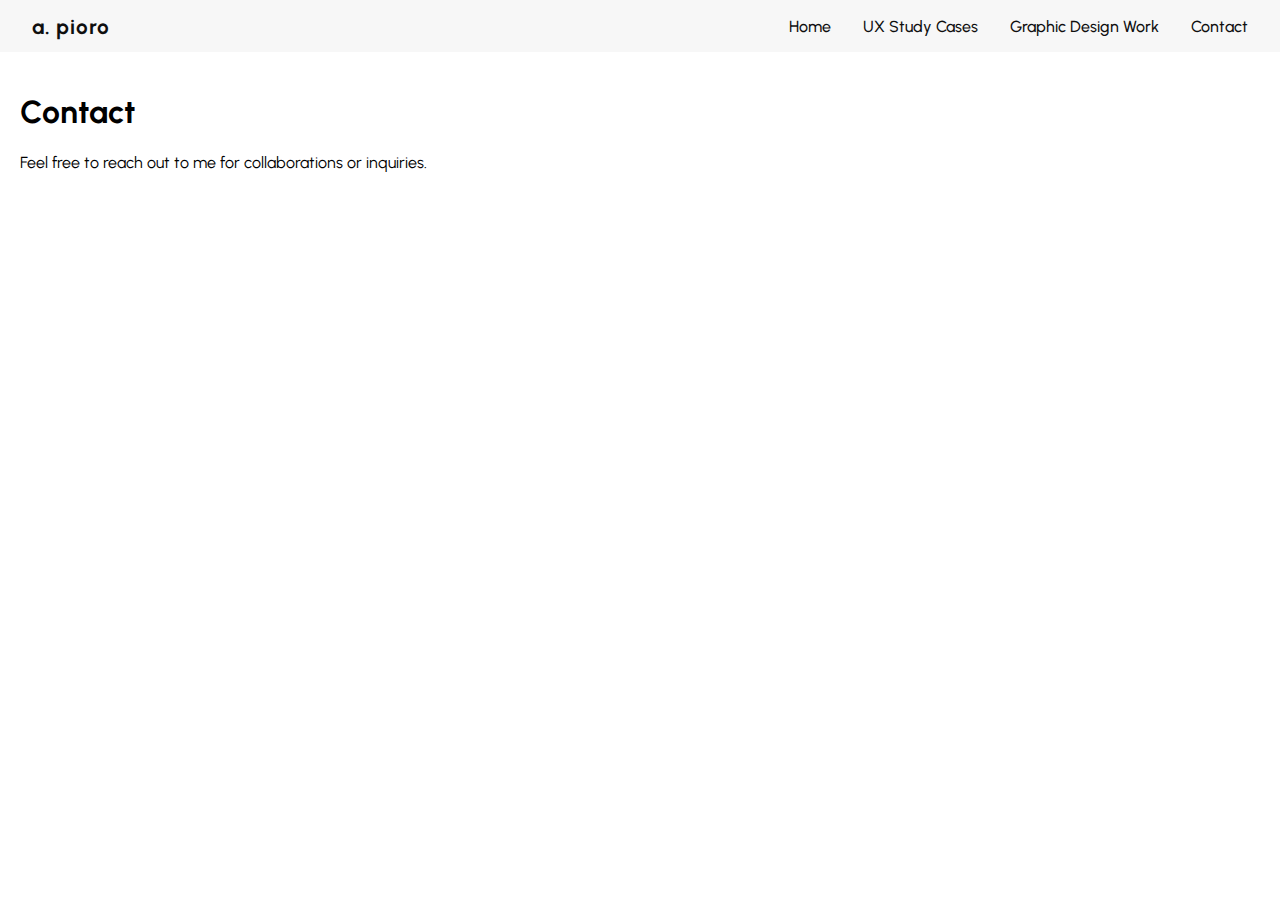
<file: contact.html>
<!DOCTYPE html>
<html lang="en">
<head>
    <meta charset="UTF-8">
    <meta name="viewport" content="width=device-width, initial-scale=1.0">
    <title>Portfolio - Contact</title>
    <link href="https://fonts.googleapis.com/css2?family=Urbanist:wght@400;500;700&display=swap" rel="stylesheet">
    <link rel="stylesheet" href="styles.css">
</head>
<body>
    <header>
        <nav class="navbar">
            <div class="logo">A. Pioro</div>
            <ul class="nav-list">
                <li><a href="index.html">Home</a></li>
                <li><a href="ux-cases.html">UX Study Cases</a></li>
                <li><a href="graphic-design.html">Graphic Design Work</a></li>
                <li><a href="contact.html">Contact</a></li>
            </ul>
        </nav>
    </header>

    <section id="contact">
        <h1>Contact</h1>
        <p>Feel free to reach out to me for collaborations or inquiries.</p>
    </section>
</body>
</html>
</file>
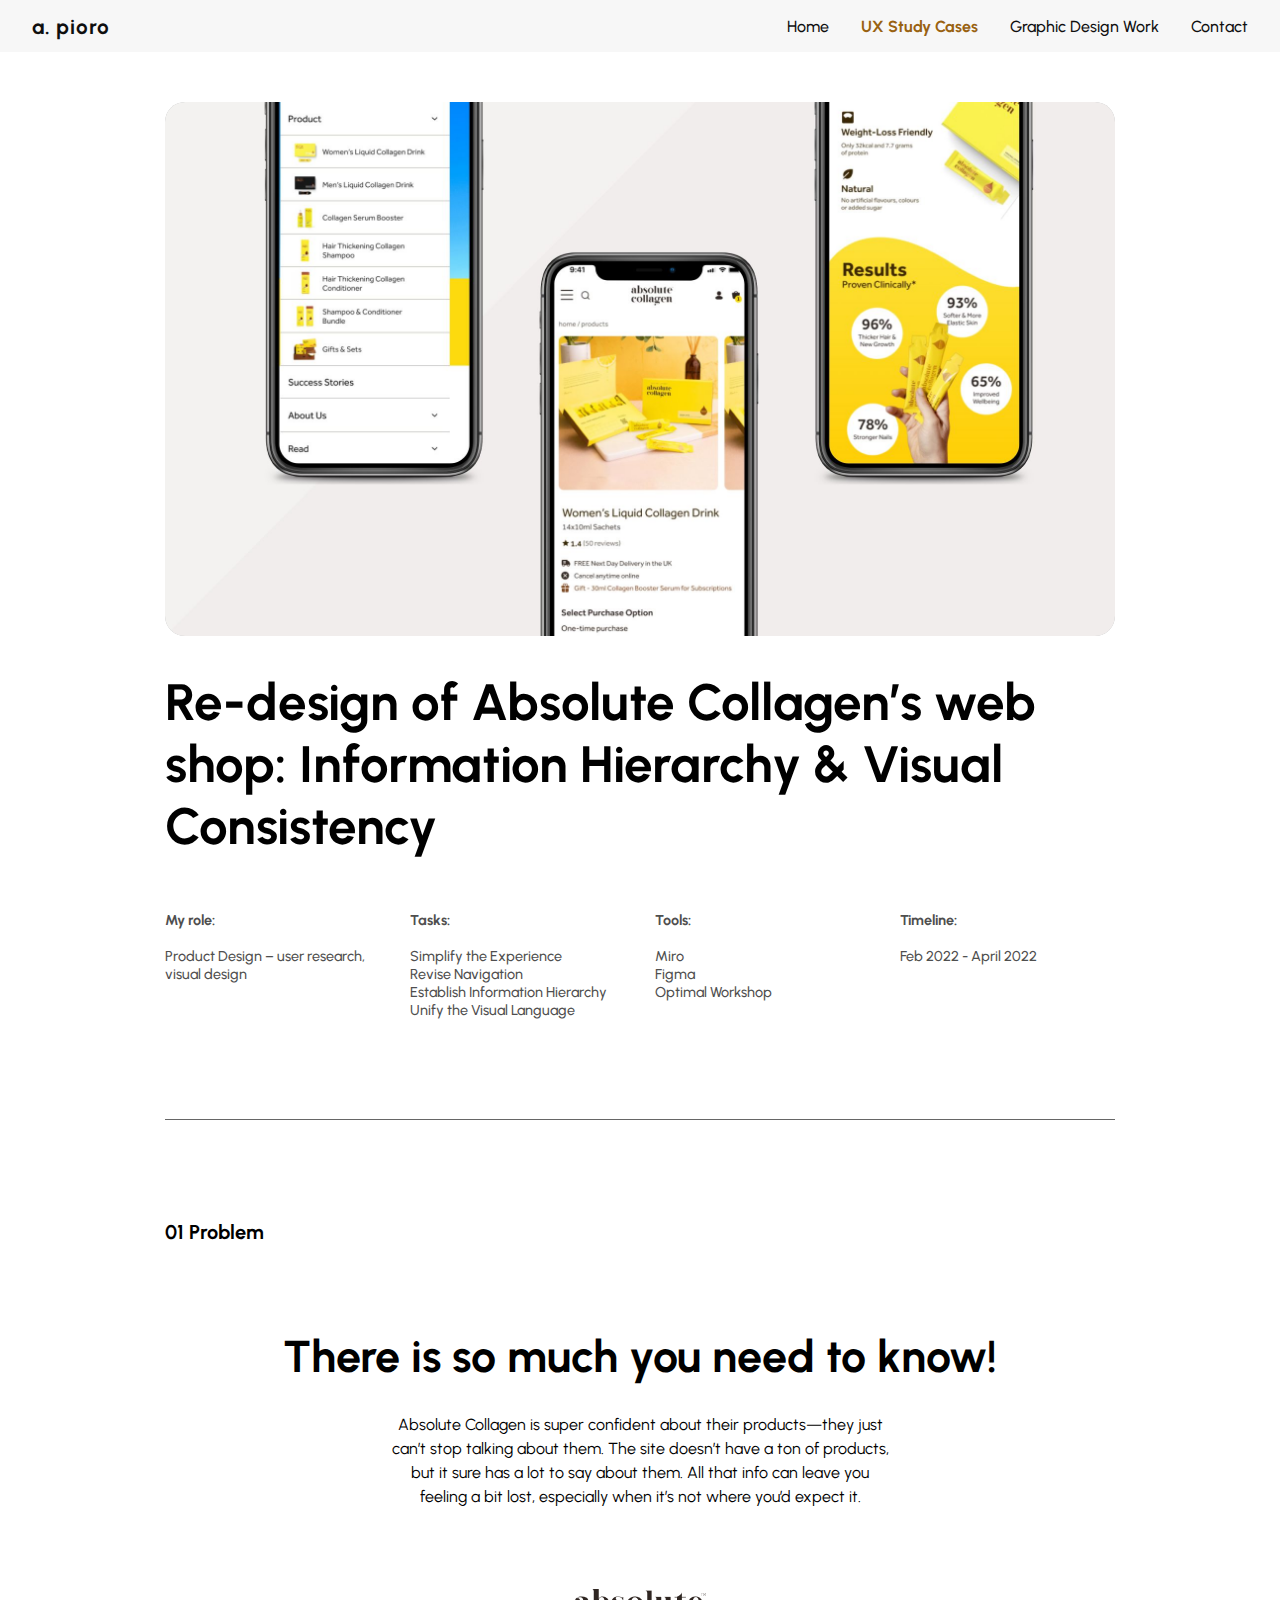
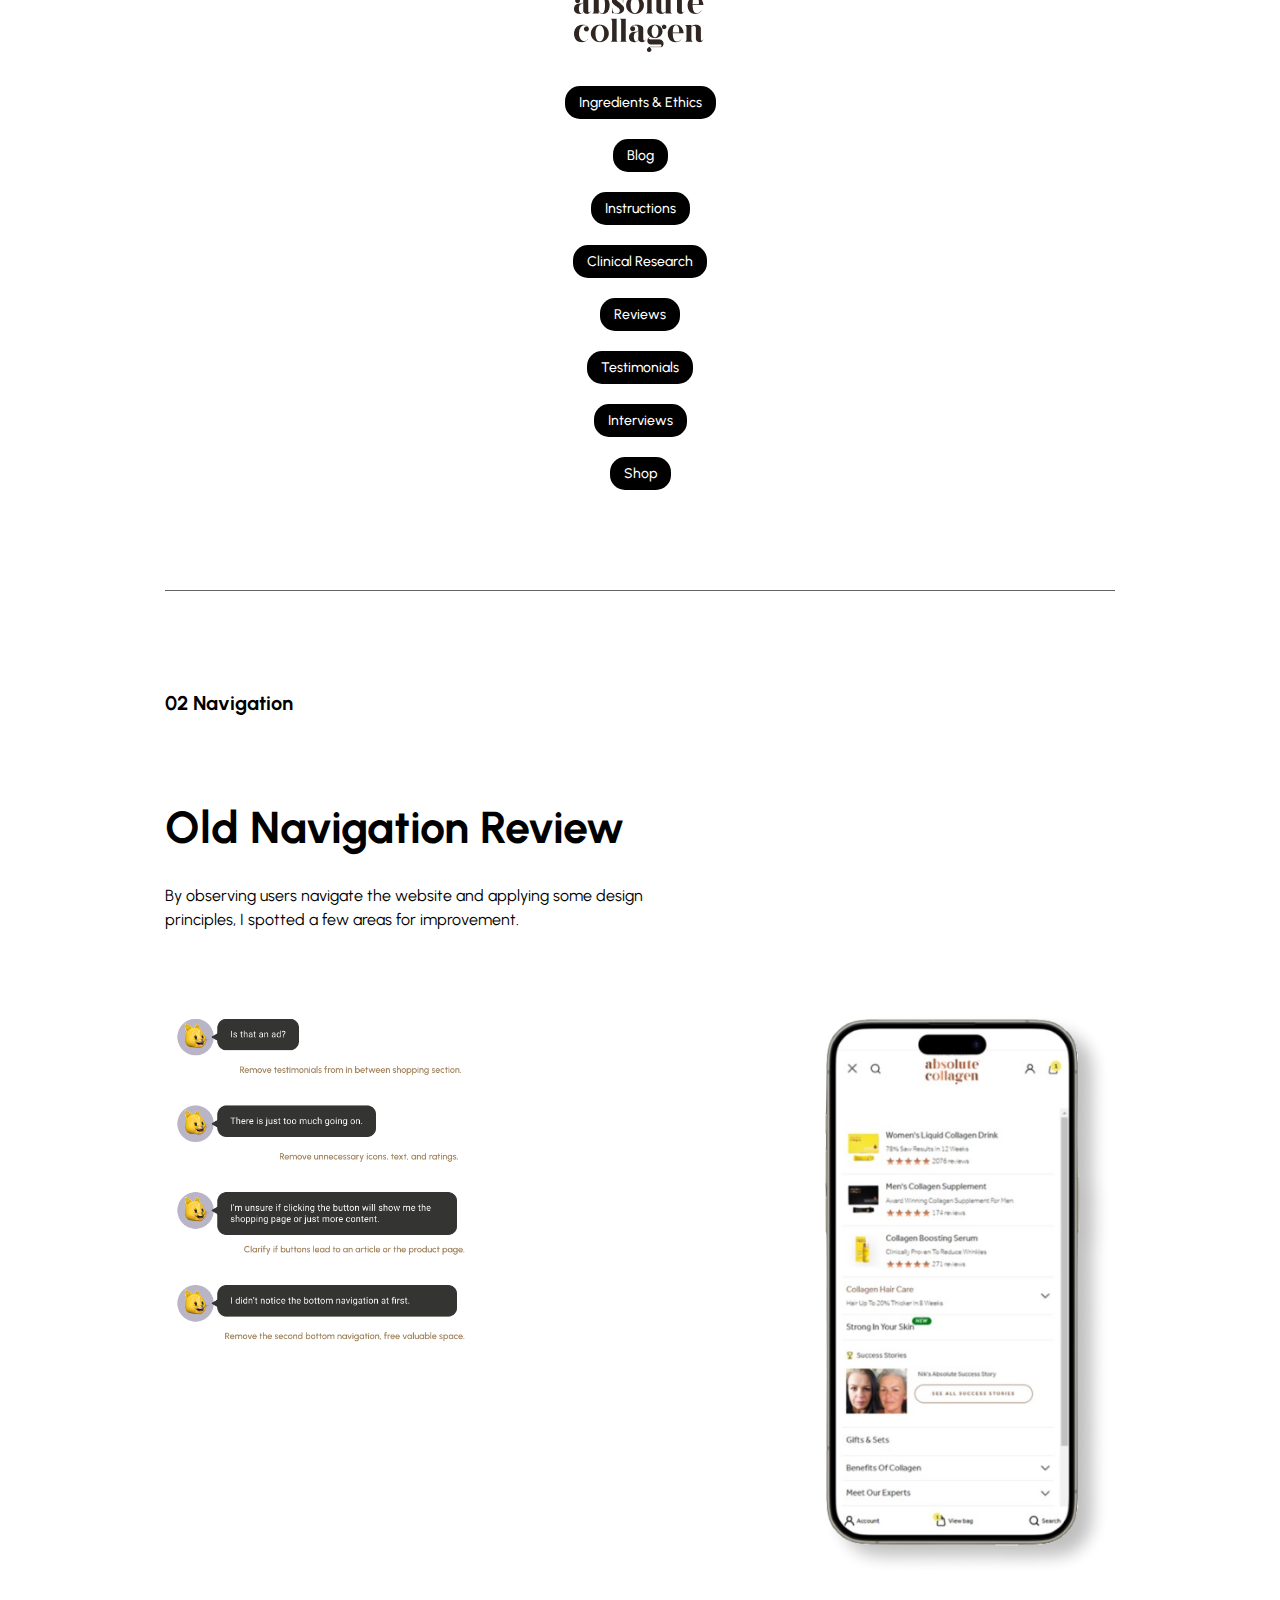
<file: project1.html>
<!DOCTYPE html>
<html lang="en">
<head>
    <meta charset="UTF-8">
    <meta name="viewport" content="width=device-width, initial-scale=1.0">
    <title>Project 1 - Re-design of Absolute Collagen's Web Shop</title>
    <link href="https://fonts.googleapis.com/css2?family=Urbanist:wght@400;500;700&display=swap" rel="stylesheet">
    <link rel="stylesheet" href="styles.css">
</head>
<body>
    <header>
        <nav class="navbar">
            <div class="logo">A. Pioro</div>
            <ul class="nav-list">
                <li><a href="index.html">Home</a></li>
                <li><a href="ux-cases.html" class="active">UX Study Cases</a></li> <!-- Active link -->
                <li><a href="graphic-design.html">Graphic Design Work</a></li>
                <li><a href="contact.html">Contact</a></li>
            </ul>
        </nav>
    </header>

    <section id="project1">
        <div class="project-header">
            <div class="project-image"><img src="images/project1/1.jpg" alt="Project Image"> </div> <!-- Placeholder for the project image -->
            <h1>Re-design of Absolute Collagen’s web shop: Information Hierarchy & Visual Consistency</h1>
        </div>
        
        <div class="project-details">
            <div class="project-info">
                <div class="role">
                    <strong>My role:</strong> <br><br> Product Design – user research, visual design
                </div>
                <div class="tasks">
                    <strong>Tasks:</strong>
                    <br><br>
                    <ul>
                        <li>Simplify the Experience</li>
                        <li>Revise Navigation</li>
                        <li>Establish Information Hierarchy</li>
                        <li>Unify the Visual Language</li>
                    </ul>
                </div>
                <div class="tools">
                    <strong>Tools:</strong>
                    <br><br>
                    <ul>
                        <li>Miro</li>
                        <li>Figma</li>
                        <li>Optimal Workshop</li>
                    </ul>
                </div>
                <div class="timeline">
                    <strong>Timeline:</strong> <br> <br> Feb 2022 - April 2022
                </div>
            </div>
        </div>

        <div class="custom-divider"></div>

        <div class="project-part">
            <h3>01 Problem </h3> <br><br>
            <h2 class="h2-center">There is so much you need to know!</h2>
            <p class="p-center">
                Absolute Collagen is super confident about their products—they just can’t stop talking about them. 
                The site doesn’t have a ton of products, but it sure has a lot to say about them. All that info can leave 
                you feeling a bit lost, especially when it’s not where you’d expect it.
            </p> 

             <!-- Absolute Collagen Logo -->
             <div class="logo-section">
                <img src="images/project1/ac_logo.png" alt="Absolute Collagen Logo">
            </div>
        <!-- Word Cloud / Tags -->
        <div class="tag-cloud-wrapper">
            <div class="tag-cloud">
                <span class="tagblack">Ingredients & Ethics</span>
                <span class="tagblack">Blog</span>
                <span class="tagblack">Instructions</span>
                <span class="tagblack">Clinical Research</span>
                <span class="tagblack">Reviews</span>
                <span class="tagblack">Testimonials</span>
                <span class="tagblack">Interviews</span>
                <span class="tagblack">Shop</span>
            </div>
        </div>
        <div class="custom-divider"></div>
       
        <!-- 02 section Old Navigation-->
        <div class="project-part">
            <h3> 02 Navigation</h3> <br><br>
            <h2 class="h2-left">Old Navigation Review</h2>
            <p class="p-left"> By  observing users  navigate the website and applying some design principles, I spotted a few areas for improvement.</p>
            <div class="dynamic-content-container">
            
                <div>
                    <img src="images/project1/user_chat.png">
                </div>

                <div>
                    <img src="images/project1/old_nav.png">
                </div>

            


                
                 
                    
            
                        
        
            </div>

            
    </section>

</body>
</html>
</file>
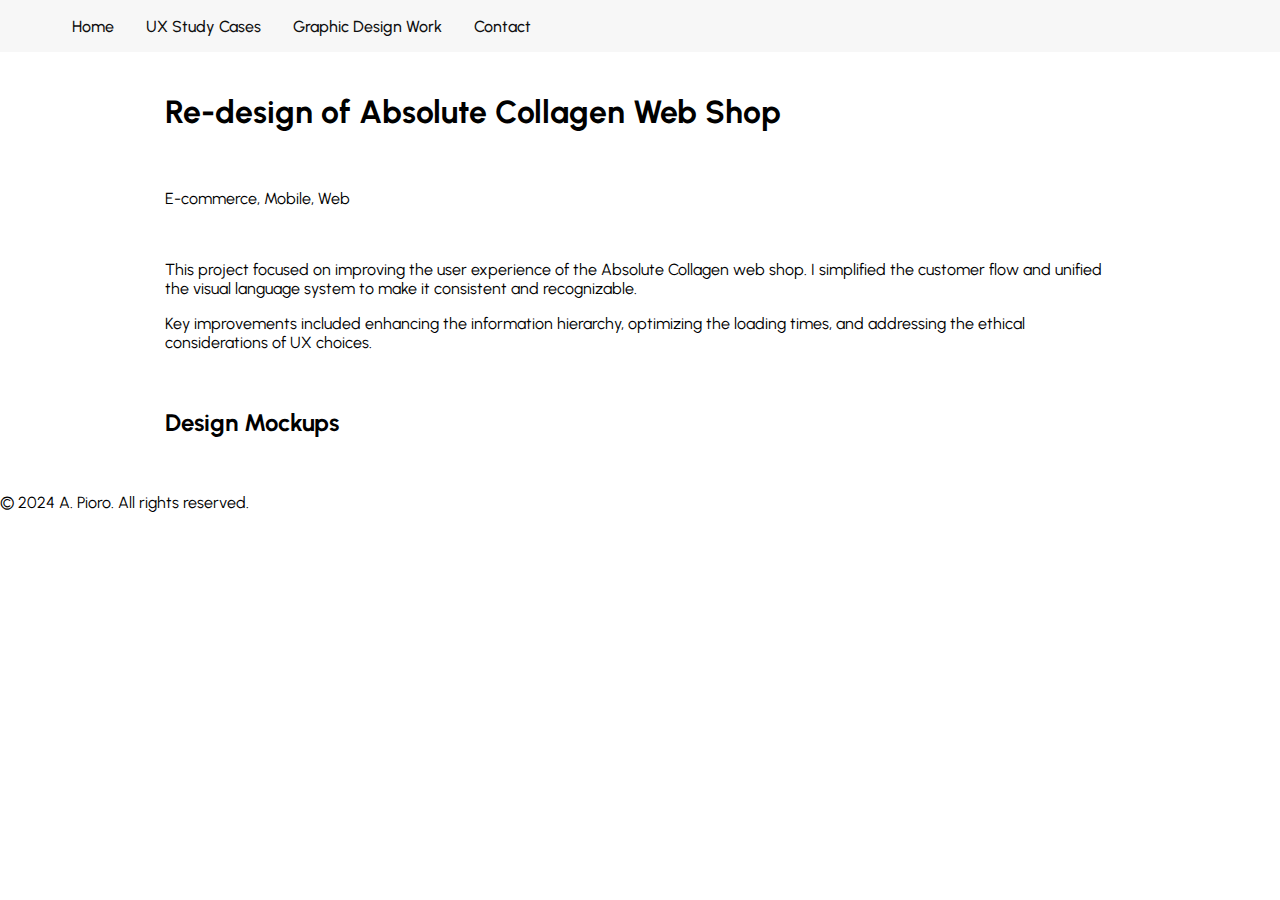
<file: project2.html>
<!DOCTYPE html>
<html lang="en">
<head>
    <meta charset="UTF-8">
    <meta name="viewport" content="width=device-width, initial-scale=1.0">
    <title>Project 1 - Re-design of Absolute Collagen Web Shop</title>
    <link href="https://fonts.googleapis.com/css2?family=Urbanist:wght@400;500;700&display=swap" rel="stylesheet">
    <link rel="stylesheet" href="styles.css">
</head>
<body>

    <header>
        <nav class="navbar">
            <ul class="nav-list">
                <li><a href="index.html">Home</a></li>
                <li><a href="ux-cases.html">UX Study Cases</a></li>
                <li><a href="graphic-design.html">Graphic Design Work</a></li>
                <li><a href="contact.html">Contact</a></li>
            </ul>
        </nav>
    </header>

    <section class="project-details">
        <h1>Re-design of Absolute Collagen Web Shop</h1>
        <div class="tags">
            <p>E-commerce, Mobile, Web</p>
        </div>
        <div class="project-description">
            <p>
                This project focused on improving the user experience of the Absolute Collagen web shop. I simplified the customer flow and unified the visual language system to make it consistent and recognizable.
            </p>
            <p>
                Key improvements included enhancing the information hierarchy, optimizing the loading times, and addressing the ethical considerations of UX choices.
            </p>
        </div>
        <div class="project-images">
            <h2>Design Mockups</h2>
            <div class="image-gallery">
                <div class="image-placeholder"></div>
                <div class="image-placeholder"></div>
                <div class="image-placeholder"></div>
            </div>
        </div>
    </section>

    <footer>
        <p>&copy; 2024 A. Pioro. All rights reserved.</p>
    </footer>

</body>
</html>
</file>
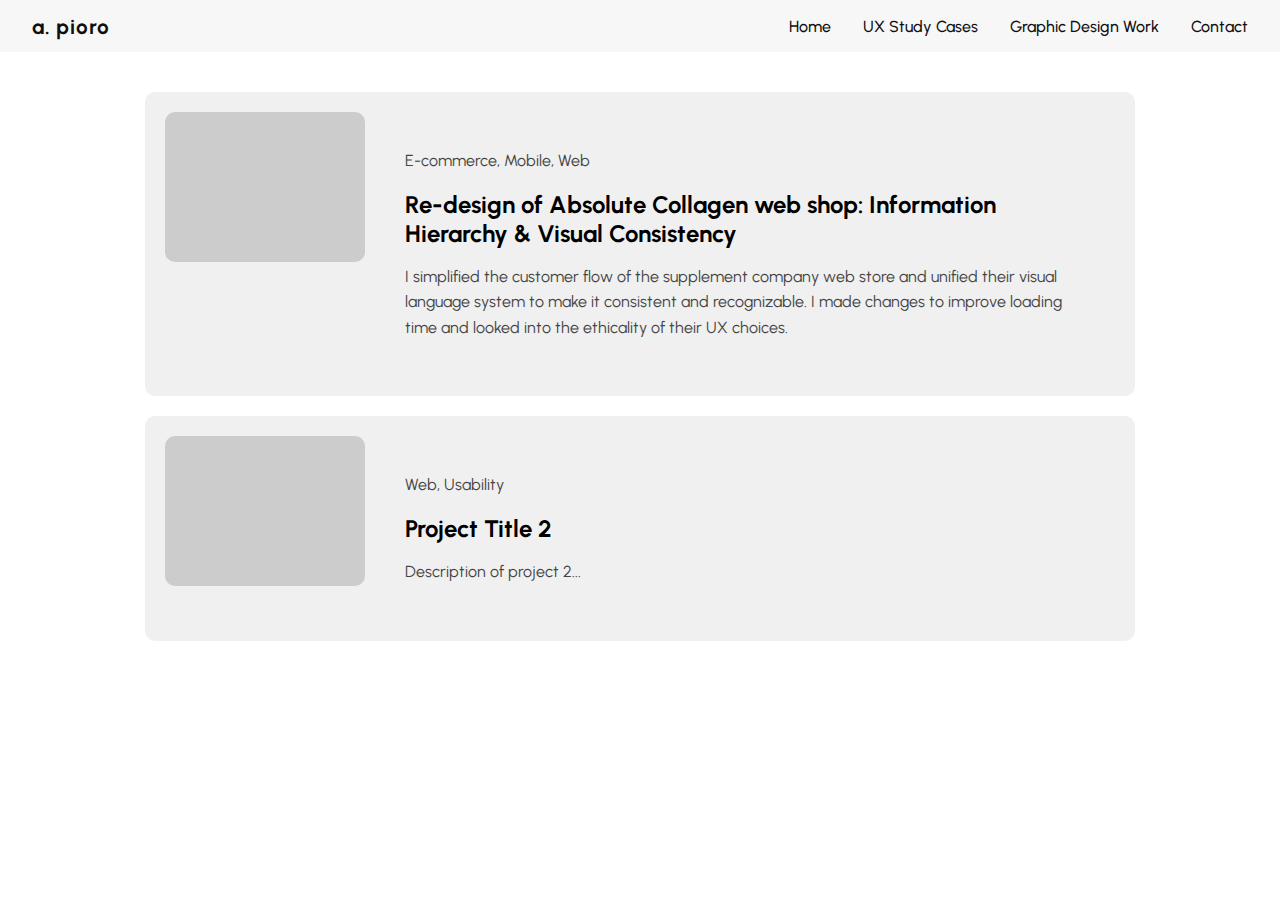
<file: ux-cases.html>
<!DOCTYPE html>
<html lang="en">
<head>
    <meta charset="UTF-8">
    <meta name="viewport" content="width=device-width, initial-scale=1.0">
    <title>Portfolio - UX Study Cases</title>
    <link href="https://fonts.googleapis.com/css2?family=Urbanist:wght@400;500;700&display=swap" rel="stylesheet">
    <link rel="stylesheet" href="styles.css">
</head>
<body>
    <header>
        <nav class="navbar">
            <div class="logo">A. Pioro</div>
            <ul class="nav-list">
                <li><a href="index.html">Home</a></li>
                <li><a href="ux-cases.html">UX Study Cases</a></li>
                <li><a href="graphic-design.html">Graphic Design Work</a></li>
                <li><a href="contact.html">Contact</a></li>
            </ul>
        </nav>
    </header>

    <section id="ux-cases">
        <a href="project1.html" class="case-study"> <!-- Link to Project 1 -->
            <div class="case-study-image"></div>
            <div class="case-study-info">
                <div class="tags">
                    <p>E-commerce, Mobile, Web</p>
                </div>
                <h2>Re-design of Absolute Collagen web shop: Information Hierarchy & Visual Consistency</h2>
                <p>I simplified the customer flow of the supplement company web store and unified their visual language system to make it consistent and recognizable. I made changes to improve loading time and looked into the ethicality of their UX choices.</p>
            </div>
        </a>
        
        <a href="project2.html" class="case-study"> <!-- Link to Project 2 -->
            <div class="case-study-image"></div>
            <div class="case-study-info">
                <div class="tags">
                    <p>Web, Usability</p>
                </div>
                <h2>Project Title 2</h2>
                <p>Description of project 2...</p>
            </div>
        </a>
        <!-- Repeat the above div for more case studies -->
        
    </section>
</body>
</html>
</file>
<file: styles.css>
/* Google Font: Urbanist */
body {
    font-family: 'Urbanist', sans-serif;
    margin: 0;
    padding: 0;
    box-sizing: border-box;
    font-size: 16px;
}

header {
    position: sticky;
    top: 0;
    background-color: #333;
    z-index: 1000;
    width: 100%;
}

.navbar {
    min-width: 750px;
    display: flex;
    justify-content: space-between;
    align-items: center;
    padding: 1rem 2rem;
    background-color: #f7f7f7;
    height: 20px; /* Set a fixed height */
}

.logo {
    font-size: 1.3rem;   
    font-weight: 700;  
    letter-spacing: 0.05rem; 
    color: rgb(15, 15, 15);
    text-transform: lowercase; 
}

.nav-list {
    list-style: none;
    display: flex;
    gap: 2rem;
    margin: 0;
}

.nav-list li a {
    text-decoration: none;
    color: rgb(15, 15, 15);
    font-weight: 500;
    transition: color 0.3s ease;
}

.nav-list li a.active {
    font-weight: bold;           /* Makes the active link bold */
    pointer-events: none;       /* Prevents hover effects */
    color: #996211;             /* Change color if desired */
}

.nav-list li a:hover {
    color: #996211;
}

section {
    padding: 20px 20px;
    text-align: left;  /* Align text to the left */
}

#project1 {
    padding: 50px 20px;
    text-align: left;  /* Align text to the left */
}

.project-header {
    display: flex;
    flex-direction: column;
    align-items: center;
    margin-bottom: 40px; /* Space between header and details */
    max-width: 950px;
    margin: auto;
}

.project-header h1{
    font-size: 3.2rem;
}

.project-image {
    background-color: #ccc; /* Placeholder color */
    width: fit-content;     /* Full width */
    height: auto;          /* Set height to auto for flexibility */
    max-width: 950px;
    border-radius: 20px;   /* Rounded corners */
    padding: 0;
    overflow: hidden;       /* Ensures no overflow */
}

.project-image img {
    width: 100%;            /* Ensures the image fills the container */
    height: auto;          /* Keeps the aspect ratio */
    border-radius: 20px;   /* Rounded corners */
    display: block;       /* Ensures the image is a block element */
    object-fit: cover;      /* Ensures the image covers the area */
}

.project-details {
    display: flex;
    flex-direction: column;
    gap: 20px; /* Space between sections */
    max-width: 950px;
    margin: auto;
}

.project-info {
    display: flex;
    flex-wrap: wrap; /* Allow wrapping for smaller screens */
    gap: 30px; /* Space between items */
    max-width: 950px;
    margin-top: 20px;
}

.project-info div {
    flex: 1; /* Flex-grow for equal width */
    width: 200px;
    font-size: 0.9rem;
    font-weight: 500;
    color: hsl(0, 0%, 31%);
}

.tasks ul{
    list-style-type: none;
    padding: 0;             /* Removes default padding */
    margin: 0;              /* Removes default margin */
}

.tools ul{
    list-style-type: none;
    padding: 0;             /* Removes default padding */
    margin: 0;              /* Removes default margin */
}

.project-info strong {
    font-weight: 700; /* Bold for titles */
}

.case-study {
    display: flex;
    min-width: 500px;
    max-width: 950px;          /* Set your desired maximum width */
    background-color: #f0f0f0;  /* Light gray background */
    border-radius: 10px;        /* Rounded corners */
    margin: 20px auto;             /* Spacing between case studies */
    text-decoration: none;             /* Remove default anchor styles */
    transition: transform 0.3s;       /* Smooth transition for hover effect */
    padding: 20px;              /* Padding inside the case study */
}

.case-study:hover {
    transform: scale(1.02);           /* Slightly enlarge on hover */
}

.case-study-info {
    flex: 1;                    /* Takes up the remaining space */
    padding: 20px;             /* Padding around text */
}

.case-study-image {
    background-color: #ccc;    /* Grey rectangle for placeholder */
    flex: 0 0 200px;           /* Fixed width for image section */
    height: 150px;             /* Set height for image */
    border-radius: 10px;       /* Rounded corners */
    margin-right: 20px;        /* Spacing between image and text */
}

.case-study h2 {
    font-size: 1.5rem;         /* Size for the title */
    margin: 10px 0;           /* Spacing around the title */
    text-decoration: none;
    color: #000;
}

.case-study p {
    color: #444;               /* Darker text for description */
    
    line-height: 1.6;          /* Increase line spacing for readability */
}

/* Section Colors (If needed) */
#ux-cases {
    background-color: #fff;    /* White background for case studies */
}

/* Style for the tags container */
.tags-container {
    display: flex;               /* Align tags in a row */
    flex-wrap: wrap;            /* Wrap tags to next line if needed */
    gap: 5px;                   /* Space between tags */
    margin-top: 10px;           /* Space above tags */
}

/* Individual tag styles */
.tag {
    display: inline-block;          /* Makes the element inline with padding */
    background-color: #000;        /* Default black background */
    color: #fff;                   /* White text */
    padding: 5px 10px;             /* Padding around the text */
    border-radius: 15px;           /* Rounded corners */
    font-size: 12px;               /* Font size for tags */
    font-weight: 500;              /* Medium weight for better visibility */
}
.tag-cloud-wrapper {
    display: flex;
    justify-content: center;  /* Center horizontally */
    align-items: center;      /* Center vertically */
    margin-top: 30px;
  
}

.tag-cloud {
    display: flex;
    flex-direction: column;   /* Aligns the tags vertically */
    gap: 20px;                /* Space between tags */
    align-items: center;      /* Center the tags horizontally */
}

/* Change tag colors for specific tags */
.tag:nth-child(1) {
    background-color: #690627; /* Blue for first tag */
}

.tag:nth-child(2) {
    background-color: #b10058; /* Green for second tag */
}

.tag:nth-child(3) {
    background-color: #996211; /* Orange for third tag */
}

.tag:nth-child(4) {
    background-color: #996211; /* Brown for fourth tag */
}

.tagblack {
    display: flex; 
    justify-content: center; 
    width: fit-content;        /* Makes the element inline with padding */
    background-color: #000;        /* Default black background */
    color: #fff;                   /* White text */
    padding: 8px 14px;             /* Padding around the text */
    border-radius: 15px;           /* Rounded corners */
    font-size: 14px;               /* Font size for tags */
    font-weight: 500;              /* Medium weight for better visibility */
}

.sections-container {
	display: flex;
	justify-content: center;
	width: 100vw;
	margin: auto;
}

.sections {
	display: grid;
	grid-auto-flow: row;
	width: 100%;
}

#graphic-design {
	width: 100%;
}

.grid-container {
	width:100%;
	display: flex;
	flex-wrap: wrap;
	gap: 20px;
	justify-content: center;
 }

 .grid-column {
	display: flex;
	flex: 1 1 calc(40% - 10px);
	flex-direction: column;
	min-width: 400px;
    max-width: 550px;
	gap:20px;
 }

/* Tile Styles */
.grid-item {
    position: relative;
    overflow: hidden;
    transition: transform 0.5s;
    background-color: transparent;
	height: fit-content;
	width: 100%;
}

.grid-item img {
	max-width: 100%;
    height: auto;
    display: block;
    object-fit: cover;
	opacity: 0;
	transition: opacity 4s;
}

.grid-item .hoverimg {
	display: none;
}

.grid-item h2 {
    font-size: 1.5rem;
    margin: 10;
    color: #000;
}


.grid-item .overlay {
    position: absolute;
    top: 0;
    left: 0;
    right: 0;
    bottom: 0;
    background: rgba(0, 0, 0, 0.5);
    display: flex;
    justify-content: center;
    align-items: center;
    opacity: 0;
    transition: opacity 0.3s ease;
    
}

.grid-item:hover .overlay {
    opacity: 1;
}

.overlay .text {
    color: white;
    font-size: 24px;
    font-weight: bold;
}

/* Hover Effect */
.grid-item:hover {
    transform: scale(1.05); /* Slightly enlarge on hover */
}
/* Classes for different sizes of items */
.grid-item.large {
    grid-column: span 2; /* Span 2 columns */
    grid-row: span 2;    /* Span 2 rows */
}

.grid-item.medium-vertical {
    grid-column: span 1; /* Span 1 column */
    grid-row: span 2;    /* Span 2 row */
}

.grid-item.medium-horizontal {
    grid-column: span 2; /* Span 1 column */
    grid-row: span 1;    /* Span 2 row */
}


.grid-item.small {
    grid-column: span 1; /* Span 1 column */
    grid-row: span 1;    /* Span 1 row */
}

#intro {
	width: 100%;
}

/* Container centered vertically and horizontally */
#intro-container {
    display: flex;
	min-width: 950px;
	min-height: 600px;
    justify-content: left; /* Horizontally center the block */
    /* align-items: center; Vertically center the block */
}

/* Text block */
#typing-text {
    font-size: 7rem; /* Adjust text size */
    width: 100%; /* Make it responsive */
    line-height: 1.5; /* Space between lines */
    text-align: left; /* Text starts from the left */
    white-space: pre-wrap; /* Ensure text wraps to the next line */
}

/* For the highlighted last word "sensible" */
.highlight-sensible {
    color: #ff8c00;
}

.highlight-creative {
    color: #6200ff;
}

.highlight-fun {
    color: #0099ff;
}

.highlight-boonka {
    color: #f700ff;
}

.highlight-lizzanka {
    color: #91ff00;
}

/* Problem Section */
.project-part {
    text-align: center;
    padding: 0px ;
    max-width: 950px;
    margin: auto;
}

.project-part h3 {
    font-weight: 700;
    text-align: left;
    font-size: 1.25rem;
    margin-bottom: 10px;
    
}

.project-part .h2-center {
    font-size: 2.8rem;
    font-weight: 700;
    margin-bottom: 20px;
    text-align: center;
}

.project-part .h2-left {
    font-size: 2.8rem;
    font-weight: 700;
    margin-bottom: 20px;
    text-align: left;
}

.project-part .p-center {
    font-size: 1rem;
    line-height: 1.5;
    max-width: 500px;
    margin: 0 auto;
    margin-bottom: 80px;
    margin-top: 30px;
    text-align: center;
}

.project-part .p-left  {
    font-size: 1rem;
    text-align: left;
    line-height: 1.5;
    max-width: 500px;
    margin: 0 ;
    margin-bottom: 80px;
    margin-top: 30px;
}

.custom-divider {
    justify-content: center ;
    display: flex;
    border-top: 1px solid #666; /* Defines the thickness and color of the divider */
    max-width: 950px;        /* Full width of the container */
    margin: 100px auto;            /* Adds spacing above and below the divider */
}

.dynamic-content-container {
    max-width: 950px;
    margin: auto;
    display: flex;
    flex-wrap: wrap;
    justify-content: space-between;
    gap: 20px;
}

.dynamic-content-container > div {
    flex: 0 0 300px; /* Fixed width of 300px */
    display: flex;
    flex-direction: column;
    align-items: center;
    max-width: 300px; /* Ensures content stays below 300px */
}

.dynamic-content-container div img {
    width: 100%; /* Ensures the image takes up full width of the container */
    height: auto; /* Keeps the image aspect ratio */
    max-width: 900px; /* Locks the image width to 300px */
}
/*
/* Speech container adjustments */
.speech-container {
    display: flex;
    flex-direction: column;
    align-items: flex-start;
    width: 100%; /* Stays within the 300px parent width */
    gap: 10px; /* Adds spacing between each speech bubble */
    padding-right: 30px; /* Add padding to the right */
}

/*
.speech {
    font-size: 1.2em;
    color: #fff;
    background: #7e4824;
    padding: 10px 20px;
    border-radius: 10px;
    width: calc(100% - 30px);
    position: relative;
    height: auto;
    margin: 10px 0; 
}

.speech::after {
    content: '';
    position: absolute;
    width: 0;
    height: 0;
    border-style: solid;
}

.speech.left::after {
    border-width: 15px 15px 15px 0;
    border-color: transparent #7e4824 transparent transparent;
    left: -15px;
    top: calc(50% - 15px); 
}
 */
</file>
